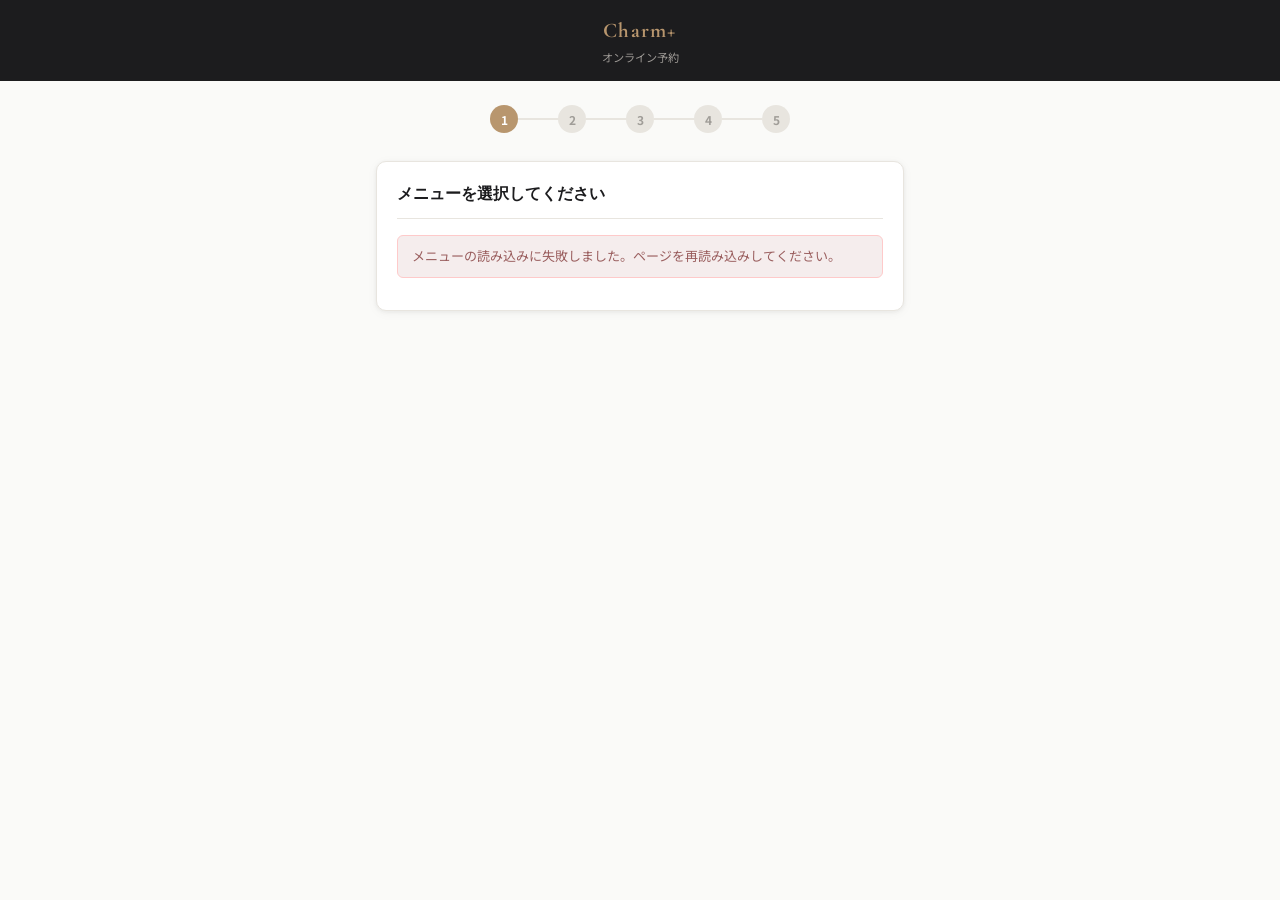
<file: booking.html>
<!DOCTYPE html>
<html lang="ja">
<head>
  <meta charset="UTF-8">
  <meta name="viewport" content="width=device-width, initial-scale=1.0">
  <title>ご予約 - Charm+</title>
  <link rel="preconnect" href="https://fonts.googleapis.com">
  <link rel="preconnect" href="https://fonts.gstatic.com" crossorigin>
  <style>
@import url('https://fonts.googleapis.com/css2?family=Cormorant+Garamond:wght@400;600;700&family=Noto+Sans+JP:wght@400;500;700&display=swap');
*,*::before,*::after{box-sizing:border-box;margin:0;padding:0}
:root{
  --primary:#1C1C1E;--accent:#B8966E;--accent-light:#F5EFE6;--accent-dim:rgba(184,150,110,0.15);
  --income:#6B9E78;--income-light:#EAF3EC;--bg:#FAFAF8;--card-bg:#FFFFFF;
  --border:#E8E5DF;--border-normal:#E0DDD7;--text:#1C1C1E;--text-sub:#6B6862;--text-light:#A09D98;
  --shadow:0 1px 4px rgba(28,28,30,0.06),0 2px 12px rgba(28,28,30,0.04);
  --radius:10px;--radius-sm:6px;
  --font-serif:'Cormorant Garamond',Georgia,serif;
  --font-sans:'Noto Sans JP','Hiragino Sans',sans-serif;
}
body{font-family:var(--font-sans);background:var(--bg);color:var(--text);min-height:100vh;-webkit-font-smoothing:antialiased;font-size:14px;line-height:1.6;}
.header{background:var(--primary);color:#F5EFE6;padding:14px 20px;text-align:center;}
.logo{font-family:var(--font-serif);font-size:1.3rem;font-weight:700;letter-spacing:0.06em;color:var(--accent);}
.subtitle{font-size:0.7rem;color:rgba(245,239,230,0.6);margin-top:2px;}
.container{max-width:560px;margin:0 auto;padding:24px 16px 60px;}

/* ステップインジケーター */
.steps{display:flex;align-items:center;justify-content:center;gap:0;margin-bottom:28px;}
.step-dot{width:28px;height:28px;border-radius:50%;display:flex;align-items:center;justify-content:center;
  font-size:12px;font-weight:700;background:var(--border);color:var(--text-light);transition:all 0.2s;flex-shrink:0;}
.step-dot.active{background:var(--accent);color:white;}
.step-dot.done{background:var(--income);color:white;}
.step-line{flex:1;height:2px;background:var(--border);max-width:40px;}
.step-line.done{background:var(--income);}

/* カード */
.card{background:var(--card-bg);border-radius:var(--radius);border:1px solid var(--border);padding:20px;margin-bottom:16px;box-shadow:var(--shadow);}
.card-title{font-family:var(--font-serif);font-size:1rem;font-weight:700;color:var(--text);margin-bottom:16px;padding-bottom:10px;border-bottom:1px solid var(--border);}

/* メニューカード */
.menu-card{padding:14px 16px;border:1.5px solid var(--border);border-radius:var(--radius-sm);cursor:pointer;
  transition:border-color 0.15s,background 0.15s;margin-bottom:8px;display:flex;align-items:center;gap:12px;}
.menu-card:hover,.menu-card.selected{border-color:var(--accent);background:var(--accent-light);}
.menu-card.selected .menu-name{color:var(--accent);}
.menu-name{font-weight:700;font-size:0.9rem;color:var(--text);flex:1;}
.menu-meta{text-align:right;flex-shrink:0;}
.menu-price{font-family:var(--font-serif);font-size:1rem;font-weight:700;color:var(--accent);}
.menu-duration{font-size:0.72rem;color:var(--text-sub);margin-top:2px;}

/* カレンダー */
.calendar-header{display:flex;align-items:center;justify-content:space-between;margin-bottom:12px;}
.cal-nav{background:none;border:1px solid var(--border);border-radius:var(--radius-sm);padding:6px 12px;cursor:pointer;font-size:13px;color:var(--text);}
.cal-nav:hover{border-color:var(--accent);}
.cal-month{font-family:var(--font-serif);font-size:1rem;font-weight:700;}
.calendar-grid{display:grid;grid-template-columns:repeat(7,1fr);gap:4px;}
.cal-day-label{text-align:center;font-size:11px;color:var(--text-sub);padding:4px 0;font-weight:700;}
.cal-day-label.sun{color:#B07070;}
.cal-day-label.sat{color:#6B9E78;}
.cal-day{text-align:center;padding:8px 4px;border-radius:var(--radius-sm);font-size:13px;cursor:pointer;border:1.5px solid transparent;transition:all 0.15s;}
.cal-day.available:hover{border-color:var(--accent);background:var(--accent-light);}
.cal-day.selected{background:var(--accent);color:white;border-color:var(--accent);}
.cal-day.today{font-weight:700;}
.cal-day.unavailable{color:var(--text-light);cursor:not-allowed;}
.cal-day.closed{color:var(--border);cursor:not-allowed;}
.cal-day.past{color:var(--border);cursor:not-allowed;}
.cal-day.empty{cursor:default;}

/* 時間スロット */
.slots-grid{display:grid;grid-template-columns:repeat(4,1fr);gap:8px;}
.slot-btn{padding:10px 4px;border:1.5px solid var(--border-normal);border-radius:var(--radius-sm);
  background:white;cursor:pointer;font-size:13px;font-weight:600;font-family:var(--font-sans);
  color:var(--text);transition:all 0.15s;text-align:center;}
.slot-btn:hover{border-color:var(--accent);background:var(--accent-light);}
.slot-btn.selected{background:var(--accent);color:white;border-color:var(--accent);}

/* フォーム */
.form-group{display:flex;flex-direction:column;gap:6px;margin-bottom:14px;}
.form-group label{font-size:0.8rem;font-weight:700;color:var(--text);}
.form-group input,.form-group textarea{padding:10px 12px;border:1.5px solid var(--border-normal);
  border-radius:var(--radius-sm);font-size:0.9rem;font-family:var(--font-sans);background:white;
  color:var(--text);width:100%;}
.form-group input:focus,.form-group textarea:focus{outline:none;border-color:var(--accent);box-shadow:0 0 0 3px var(--accent-dim);}
.required{color:#B07070;}

/* 確認画面 */
.confirm-row{display:flex;gap:8px;padding:10px 0;border-bottom:1px solid var(--border);font-size:14px;}
.confirm-label{color:var(--text-sub);width:100px;flex-shrink:0;font-size:13px;}
.confirm-value{font-weight:600;flex:1;}
.confirm-price{font-family:var(--font-serif);font-size:1.2rem;color:var(--accent);}

/* ボタン */
.btn{padding:12px 20px;border:none;border-radius:var(--radius-sm);font-size:0.9rem;font-weight:700;
  font-family:var(--font-sans);cursor:pointer;transition:all 0.15s;display:inline-flex;align-items:center;justify-content:center;gap:6px;}
.btn-primary{background:var(--primary);color:var(--accent);border:1.5px solid transparent;width:100%;}
.btn-primary:hover{background:#2C2C2E;border-color:var(--accent);}
.btn-primary:disabled{opacity:0.5;cursor:not-allowed;}
.btn-secondary{background:white;color:var(--text);border:1.5px solid var(--border-normal);}
.btn-row{display:flex;gap:10px;margin-top:20px;}
.btn-row .btn-secondary{flex:0 0 auto;}
.btn-row .btn-primary{flex:1;}

/* エラー・ローディング */
.error-msg{background:#F5EDED;border:1px solid #FECACA;color:#9A5E5E;border-radius:var(--radius-sm);padding:10px 14px;font-size:13px;margin-bottom:12px;display:none;}
.loading{text-align:center;padding:32px;color:var(--text-sub);font-size:14px;}
.loading-spinner{display:inline-block;width:20px;height:20px;border:2px solid var(--border);border-top-color:var(--accent);border-radius:50%;animation:spin 0.7s linear infinite;margin-right:8px;vertical-align:middle;}
@keyframes spin{to{transform:rotate(360deg)}}

/* 完了画面 */
.complete-icon{font-size:3rem;text-align:center;margin-bottom:16px;}
.complete-title{font-family:var(--font-serif);font-size:1.4rem;font-weight:700;text-align:center;color:var(--income);margin-bottom:8px;}
.complete-text{font-size:14px;color:var(--text-sub);text-align:center;line-height:1.8;}

@media(max-width:400px){.slots-grid{grid-template-columns:repeat(3,1fr)}.btn-row{flex-direction:column}}
  </style>
</head>
<body>

<header class="header">
  <div class="logo">Charm+</div>
  <div class="subtitle">オンライン予約</div>
</header>

<div class="container">

  <!-- ステップインジケーター -->
  <div class="steps" id="stepIndicator">
    <div class="step-dot active" id="step1">1</div>
    <div class="step-line" id="line12"></div>
    <div class="step-dot" id="step2">2</div>
    <div class="step-line" id="line23"></div>
    <div class="step-dot" id="step3">3</div>
    <div class="step-line" id="line34"></div>
    <div class="step-dot" id="step4">4</div>
    <div class="step-line" id="line45"></div>
    <div class="step-dot" id="step5">5</div>
  </div>

  <!-- Step 1: メニュー選択 -->
  <div id="screen-menu">
    <div class="card">
      <div class="card-title">メニューを選択してください</div>
      <div id="menuList"><div class="loading"><span class="loading-spinner"></span>読み込み中...</div></div>
      <div class="error-msg" id="menuError"></div>
    </div>
  </div>

  <!-- Step 2: 日付選択 -->
  <div id="screen-date" style="display:none;">
    <div class="card">
      <div class="card-title">日付を選択してください</div>
      <div class="calendar-header">
        <button class="cal-nav" id="calPrev">◀</button>
        <span class="cal-month" id="calMonth"></span>
        <button class="cal-nav" id="calNext">▶</button>
      </div>
      <div class="calendar-grid" id="calGrid">
        <div class="cal-day-label sun">日</div>
        <div class="cal-day-label mon">月</div>
        <div class="cal-day-label tue">火</div>
        <div class="cal-day-label wed">水</div>
        <div class="cal-day-label thu">木</div>
        <div class="cal-day-label fri">金</div>
        <div class="cal-day-label sat">土</div>
      </div>
    </div>
    <div class="btn-row"><button class="btn btn-secondary" onclick="goStep(1)">← 戻る</button></div>
  </div>

  <!-- Step 3: 時間選択 -->
  <div id="screen-time" style="display:none;">
    <div class="card">
      <div class="card-title" id="timeDateLabel">時間を選択してください</div>
      <div id="slotList"><div class="loading"><span class="loading-spinner"></span>空き状況を確認中...</div></div>
      <div class="error-msg" id="slotError"></div>
    </div>
    <div class="btn-row"><button class="btn btn-secondary" onclick="goStep(2)">← 戻る</button></div>
  </div>

  <!-- Step 4: お客様情報入力 -->
  <div id="screen-info" style="display:none;">
    <div class="card">
      <div class="card-title">お客様情報を入力してください</div>
      <div class="form-group">
        <label>お名前 <span class="required">*</span></label>
        <input type="text" id="inputName" placeholder="例：田中 花子" maxlength="30">
      </div>
      <div class="form-group">
        <label>電話番号 <span class="required">*</span></label>
        <input type="tel" id="inputPhone" placeholder="例：090-1234-5678" maxlength="20">
      </div>
      <div class="form-group">
        <label>メールアドレス <small style="color:var(--text-sub);">（確認メール送付）</small></label>
        <input type="email" id="inputEmail" placeholder="例：hanako@example.com" maxlength="80">
      </div>
      <div class="form-group">
        <label>備考 <small style="color:var(--text-sub);">（アレルギー・ご要望など）</small></label>
        <textarea id="inputNotes" placeholder="ご自由にお書きください" rows="3" maxlength="300" style="resize:vertical;"></textarea>
      </div>
      <div class="error-msg" id="infoError"></div>
    </div>
    <div class="btn-row">
      <button class="btn btn-secondary" onclick="goStep(3)">← 戻る</button>
      <button class="btn btn-primary" onclick="goStep(5)">内容を確認する →</button>
    </div>
  </div>

  <!-- Step 5: 確認画面 -->
  <div id="screen-confirm" style="display:none;">
    <div class="card">
      <div class="card-title">予約内容のご確認</div>
      <div class="confirm-row"><span class="confirm-label">メニュー</span><span class="confirm-value" id="cfMenu"></span></div>
      <div class="confirm-row"><span class="confirm-label">日時</span><span class="confirm-value" id="cfDateTime"></span></div>
      <div class="confirm-row"><span class="confirm-label">施術時間</span><span class="confirm-value" id="cfDuration"></span></div>
      <div class="confirm-row"><span class="confirm-label">金額</span><span class="confirm-value confirm-price" id="cfPrice"></span></div>
      <div class="confirm-row"><span class="confirm-label">お名前</span><span class="confirm-value" id="cfName"></span></div>
      <div class="confirm-row"><span class="confirm-label">電話番号</span><span class="confirm-value" id="cfPhone"></span></div>
      <div class="confirm-row" id="cfEmailRow" style="display:none;"><span class="confirm-label">メール</span><span class="confirm-value" id="cfEmail"></span></div>
      <div class="confirm-row" id="cfNotesRow" style="display:none;"><span class="confirm-label">備考</span><span class="confirm-value" id="cfNotes"></span></div>
    </div>
    <div class="error-msg" id="confirmError"></div>
    <div class="btn-row">
      <button class="btn btn-secondary" onclick="goStep(4)">← 戻る</button>
      <button class="btn btn-primary" id="submitBtn" onclick="submitBooking()">予約を確定する</button>
    </div>
  </div>

  <!-- Step 6: 完了画面 -->
  <div id="screen-complete" style="display:none;">
    <div class="card">
      <div class="complete-icon">✅</div>
      <div class="complete-title">ご予約を受け付けました</div>
      <p class="complete-text">
        ご予約ありがとうございます。<br>
        確認メールをお送りしました。<br><br>
        <span id="completeEmailMsg"></span>
        確定メールが届くまでしばらくお待ちください。<br>
        ご不明な点はお気軽にご連絡ください。
      </p>
    </div>
    <div style="margin-top:16px;text-align:center;">
      <button class="btn btn-secondary" onclick="resetForm()">別の予約をする</button>
    </div>
  </div>

</div>

<script>
// ─── 設定 ──────────────────────────────────────────────────
// GAS デプロイ後にこの URL を書き換えてください
const GAS_URL = 'https://script.google.com/macros/s/AKfycbwPJ4vodIXXLiozy8HnytXyrSh6PpuqvKCUGpFS-I_Jm-e2HdWVtl_UuukUOeFtCwif/exec';

// ─── 状態管理 ──────────────────────────────────────────────
const state = {
  step:         1,
  menus:        [],
  businessHours: null,
  bookingWindowDays: 60,
  selectedMenu: null,
  calYear:      0,
  calMonth:     0,
  selectedDate: '',
  selectedTime: '',
};

// ─── 初期化 ────────────────────────────────────────────────
async function init() {
  const today = new Date();
  state.calYear  = today.getFullYear();
  state.calMonth = today.getMonth();

  try {
    const res  = await fetch(`${GAS_URL}?action=getBookingInfo`);
    const data = await res.json();
    if (data.error) throw new Error(data.error);

    state.menus             = data.menus || [];
    state.businessHours     = data.businessHours;
    state.bookingWindowDays = data.bookingWindowDays || 60;
    renderMenuList();
  } catch (e) {
    showError('menuError', 'メニューの読み込みに失敗しました。ページを再読み込みしてください。');
    document.getElementById('menuList').innerHTML = '';
  }
}

// ─── メニュー一覧 ───────────────────────────────────────────
function renderMenuList() {
  const el = document.getElementById('menuList');
  if (!state.menus.length) {
    el.innerHTML = '<p style="color:var(--text-light);text-align:center;padding:20px;">現在予約可能なメニューがありません</p>';
    return;
  }
  el.innerHTML = state.menus.map(m => `
    <div class="menu-card" data-id="${esc(m.id)}" onclick="selectMenu('${esc(m.id)}')">
      <div>
        <div class="menu-name">${esc(m.name)}</div>
        ${m.description ? `<div style="font-size:12px;color:var(--text-sub);margin-top:3px;">${esc(m.description)}</div>` : ''}
      </div>
      <div class="menu-meta">
        <div class="menu-price">¥${Number(m.price).toLocaleString()}</div>
        <div class="menu-duration">${m.duration || 60}分</div>
      </div>
    </div>`).join('');
}

function selectMenu(id) {
  state.selectedMenu = state.menus.find(m => m.id === id);
  if (!state.selectedMenu) return;
  document.querySelectorAll('.menu-card').forEach(c => {
    c.classList.toggle('selected', c.dataset.id === id);
  });
  setTimeout(() => goStep(2), 200);
}

// ─── カレンダー ─────────────────────────────────────────────
function renderCalendar() {
  const monthNames = ['1月','2月','3月','4月','5月','6月','7月','8月','9月','10月','11月','12月'];
  const dayNames   = ['sun','mon','tue','wed','thu','fri','sat'];

  document.getElementById('calMonth').textContent =
    `${state.calYear}年 ${monthNames[state.calMonth]}`;

  const today      = new Date();
  today.setHours(0,0,0,0);
  const maxDate    = new Date(today);
  maxDate.setDate(maxDate.getDate() + state.bookingWindowDays);

  const firstDay   = new Date(state.calYear, state.calMonth, 1).getDay();
  const daysInMonth = new Date(state.calYear, state.calMonth + 1, 0).getDate();

  const grid = document.getElementById('calGrid');
  // ヘッダー行を残してリセット
  const labels = Array.from(grid.querySelectorAll('.cal-day-label'));
  grid.innerHTML = '';
  labels.forEach(l => grid.appendChild(l));

  // 空白セル
  for (let i = 0; i < firstDay; i++) {
    const el = document.createElement('div');
    el.className = 'cal-day empty';
    grid.appendChild(el);
  }

  for (let d = 1; d <= daysInMonth; d++) {
    const date    = new Date(state.calYear, state.calMonth, d);
    const dateStr = `${state.calYear}-${String(state.calMonth+1).padStart(2,'0')}-${String(d).padStart(2,'0')}`;
    const dow     = dayNames[date.getDay()];
    const el      = document.createElement('div');
    el.textContent = d;

    let cls = 'cal-day';
    if (date < today)    { cls += ' past unavailable'; }
    else if (date > maxDate) { cls += ' past unavailable'; }
    else {
      const dayHours = state.businessHours?.[dow];
      if (!dayHours)   { cls += ' closed unavailable'; }
      else             { cls += ' available'; }
    }
    if (dateStr === state.selectedDate) cls += ' selected';
    if (date.toDateString() === today.toDateString()) cls += ' today';

    el.className = cls;
    if (cls.includes('available')) {
      el.onclick = () => selectDate(dateStr);
    }
    grid.appendChild(el);
  }

  // 前月ボタン
  const prevDate = new Date(state.calYear, state.calMonth - 1, 1);
  document.getElementById('calPrev').disabled = prevDate < today;
}

document.getElementById('calPrev').addEventListener('click', () => {
  if (state.calMonth === 0) { state.calYear--; state.calMonth = 11; }
  else state.calMonth--;
  renderCalendar();
});
document.getElementById('calNext').addEventListener('click', () => {
  if (state.calMonth === 11) { state.calYear++; state.calMonth = 0; }
  else state.calMonth++;
  renderCalendar();
});

function selectDate(dateStr) {
  state.selectedDate = dateStr;
  renderCalendar();
  setTimeout(() => goStep(3), 200);
}

// ─── 時間スロット ───────────────────────────────────────────
async function loadSlots() {
  const el    = document.getElementById('slotList');
  const label = document.getElementById('timeDateLabel');

  const [y, m, d] = state.selectedDate.split('-');
  label.textContent = `${y}年${Number(m)}月${Number(d)}日 の空き時間`;
  el.innerHTML = '<div class="loading"><span class="loading-spinner"></span>空き状況を確認中...</div>';
  hideError('slotError');

  try {
    const res  = await fetch(`${GAS_URL}?action=getAvailableSlots&menuId=${encodeURIComponent(state.selectedMenu.id)}&date=${state.selectedDate}`);
    const data = await res.json();
    if (data.error) throw new Error(data.error);

    const slots = data.slots || [];
    if (!slots.length) {
      el.innerHTML = '<p style="color:var(--text-sub);text-align:center;padding:24px;">この日は空きがありません。<br>別の日をお選びください。</p>';
      return;
    }
    el.innerHTML = `<div class="slots-grid">${slots.map(s => `
      <button class="slot-btn${s === state.selectedTime ? ' selected' : ''}" onclick="selectTime('${s}')">${s}</button>`
    ).join('')}</div>`;
  } catch(e) {
    el.innerHTML = '';
    showError('slotError', '空き状況の取得に失敗しました。もう一度お試しください。');
  }
}

function selectTime(time) {
  state.selectedTime = time;
  document.querySelectorAll('.slot-btn').forEach(b => {
    b.classList.toggle('selected', b.textContent === time);
  });
  setTimeout(() => goStep(4), 200);
}

// ─── 確認画面 ───────────────────────────────────────────────
function fillConfirmation() {
  const [y, m, d] = state.selectedDate.split('-');
  const weekDays  = ['日','月','火','水','木','金','土'];
  const dow       = weekDays[new Date(state.selectedDate + 'T00:00:00').getDay()];

  document.getElementById('cfMenu').textContent     = state.selectedMenu.name;
  document.getElementById('cfDateTime').textContent = `${y}年${Number(m)}月${Number(d)}日（${dow}） ${state.selectedTime}〜`;
  document.getElementById('cfDuration').textContent = `約${state.selectedMenu.duration || 60}分`;
  document.getElementById('cfPrice').textContent    = `¥${Number(state.selectedMenu.price).toLocaleString()}`;
  document.getElementById('cfName').textContent     = document.getElementById('inputName').value;
  document.getElementById('cfPhone').textContent    = document.getElementById('inputPhone').value;

  const email = document.getElementById('inputEmail').value;
  const notes = document.getElementById('inputNotes').value;
  document.getElementById('cfEmailRow').style.display = email ? '' : 'none';
  document.getElementById('cfEmail').textContent       = email;
  document.getElementById('cfNotesRow').style.display  = notes ? '' : 'none';
  document.getElementById('cfNotes').textContent       = notes;
}

// ─── 予約送信 ───────────────────────────────────────────────
async function submitBooking() {
  const btn = document.getElementById('submitBtn');
  btn.disabled = true;
  btn.textContent = '送信中...';
  hideError('confirmError');

  const dateTime = `${state.selectedDate}T${state.selectedTime}:00`;

  try {
    const payload = {
      action: 'createAppointment',
      data: {
        customerName: document.getElementById('inputName').value,
        phone:        document.getElementById('inputPhone').value,
        email:        document.getElementById('inputEmail').value,
        menuId:       state.selectedMenu.id,
        menuName:     state.selectedMenu.name,
        price:        state.selectedMenu.price,
        duration:     state.selectedMenu.duration || 60,
        dateTime,
        notes:        document.getElementById('inputNotes').value,
      }
    };
    const res  = await fetch(GAS_URL, {
      method: 'POST',
      body:   JSON.stringify(payload),
    });
    const data = await res.json();
    if (data.error) throw new Error(data.error);

    // 完了画面
    const email = document.getElementById('inputEmail').value;
    document.getElementById('completeEmailMsg').textContent =
      email ? `確認メールを ${email} にお送りしました。\n` : '';
    goStep(6);
  } catch(e) {
    showError('confirmError', e.message || '予約の送信に失敗しました。もう一度お試しください。');
  } finally {
    btn.disabled = false;
    btn.textContent = '予約を確定する';
  }
}

// ─── ステップ遷移 ────────────────────────────────────────────
function goStep(n) {
  // バリデーション
  if (n === 2 && !state.selectedMenu) return;
  if (n === 3 && !state.selectedDate) return;
  if (n === 4 && !state.selectedTime) return;
  if (n === 5) {
    const name  = document.getElementById('inputName').value.trim();
    const phone = document.getElementById('inputPhone').value.trim();
    if (!name)  { showError('infoError', '⚠️ お名前を入力してください'); return; }
    if (!phone) { showError('infoError', '⚠️ 電話番号を入力してください'); return; }
    hideError('infoError');
    fillConfirmation();
  }

  const screens = ['menu','date','time','info','confirm','complete'];
  screens.forEach((s, i) => {
    document.getElementById(`screen-${s}`).style.display = (i + 1 === n) ? '' : 'none';
  });

  // ステップインジケーター更新
  for (let i = 1; i <= 5; i++) {
    const dot  = document.getElementById(`step${i}`);
    const line = i < 5 ? document.getElementById(`line${i}${i+1}`) : null;
    if (i < n)      { dot.className  = 'step-dot done'; if(line) line.className = 'step-line done'; }
    else if (i === n){ dot.className = 'step-dot active'; }
    else            { dot.className  = 'step-dot'; if(line) line.className = 'step-line'; }
  }
  state.step = n;

  // 各ステップ初期化
  if (n === 2) renderCalendar();
  if (n === 3) loadSlots();

  window.scrollTo({ top: 0, behavior: 'smooth' });
}

function resetForm() {
  state.selectedMenu = null;
  state.selectedDate = '';
  state.selectedTime = '';
  document.getElementById('inputName').value  = '';
  document.getElementById('inputPhone').value = '';
  document.getElementById('inputEmail').value = '';
  document.getElementById('inputNotes').value = '';
  goStep(1);
}

// ─── ユーティリティ ──────────────────────────────────────────
function esc(str) {
  const el = document.createElement('div');
  el.textContent = String(str || '');
  return el.innerHTML;
}
function showError(id, msg) {
  const el = document.getElementById(id);
  if (!el) return;
  el.textContent = msg;
  el.style.display = 'block';
}
function hideError(id) {
  const el = document.getElementById(id);
  if (el) el.style.display = 'none';
}

// ─── 起動 ────────────────────────────────────────────────────
init();
</script>
</body>
</html>
</file>
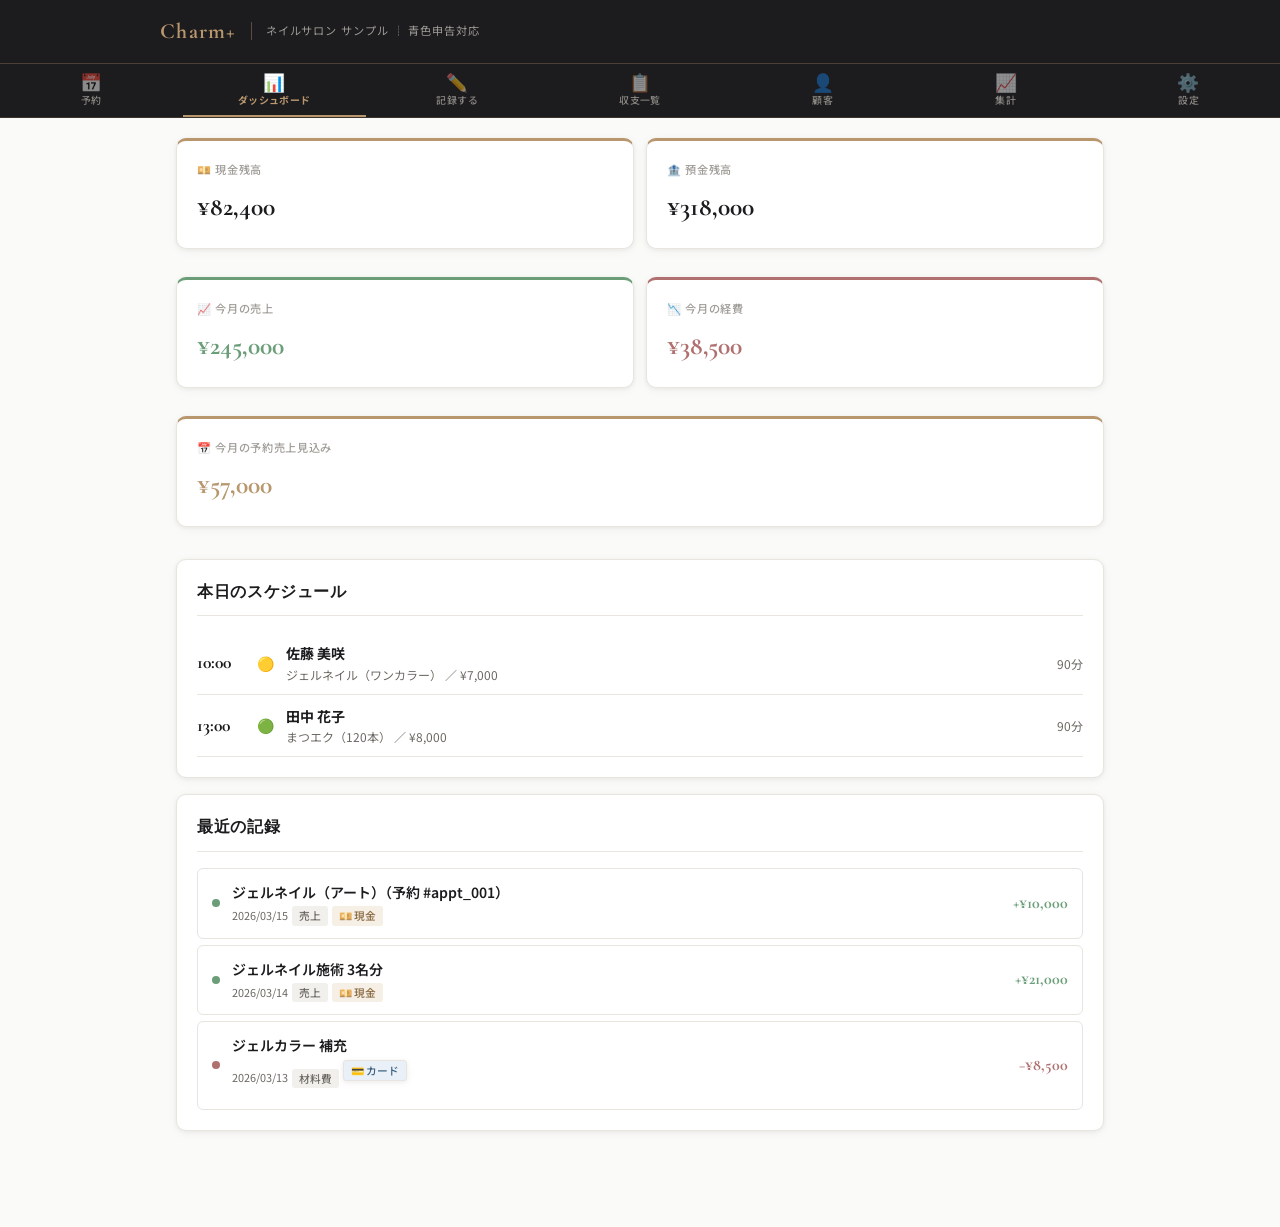
<file: preview.html>
<!DOCTYPE html>
<html lang="ja">
<head>
  <meta charset="UTF-8">
  <meta name="viewport" content="width=device-width, initial-scale=1.0">
  <title>Charm+ プレビュー</title>
  <link rel="preconnect" href="https://fonts.googleapis.com">
  <link rel="preconnect" href="https://fonts.gstatic.com" crossorigin>
  <style>
@import url('https://fonts.googleapis.com/css2?family=Cormorant+Garamond:wght@400;600;700&family=Noto+Sans+JP:wght@400;500;700&display=swap');
*,*::before,*::after{box-sizing:border-box;margin:0;padding:0}
:root{--primary:#1C1C1E;--primary-light:#2C2C2E;--accent:#B8966E;--accent-hover:#A07D58;--accent-light:#F5EFE6;--accent-dim:rgba(184,150,110,0.15);--income:#6B9E78;--income-hover:#5A8867;--income-light:#EAF3EC;--expense:#B07070;--expense-hover:#9A5E5E;--expense-light:#F5EDED;--bg:#FAFAF8;--card-bg:#FFFFFF;--border:#E8E5DF;--border-normal:#E0DDD7;--border-focus:#B8966E;--text:#1C1C1E;--text-sub:#6B6862;--text-light:#A09D98;--shadow:0 1px 4px rgba(28,28,30,0.06),0 2px 12px rgba(28,28,30,0.04);--shadow-hover:0 4px 16px rgba(28,28,30,0.10);--radius:10px;--radius-sm:6px;--radius-xs:4px;--font-serif:'Cormorant Garamond','Noto Serif JP',Georgia,serif;--font-sans:'Noto Sans JP','Hiragino Sans',sans-serif}
body{font-family:var(--font-sans);background:var(--bg);color:var(--text);min-height:100vh;padding-bottom:32px;line-height:1.6;font-size:14px;-webkit-font-smoothing:antialiased}
.header{background:var(--primary);color:#F5EFE6;padding:14px 20px;position:sticky;top:0;z-index:200;box-shadow:0 1px 0 rgba(184,150,110,0.3)}
.header-inner{max-width:960px;margin:0 auto;display:flex;align-items:center;gap:14px}
.logo{font-family:var(--font-serif);font-size:1.35rem;font-weight:700;letter-spacing:0.06em;color:var(--accent)}
.subtitle{font-size:0.7rem;color:rgba(245,239,230,0.6);letter-spacing:0.08em;border-left:1px solid rgba(184,150,110,0.4);padding-left:14px}
.nav{display:flex;background:var(--primary);border-bottom:1px solid rgba(184,150,110,0.2);overflow-x:auto;position:sticky;top:53px;z-index:100;scrollbar-width:none}
.nav::-webkit-scrollbar{display:none}
.nav-btn{flex:1;min-width:62px;display:flex;flex-direction:column;align-items:center;gap:2px;padding:10px 6px 8px;border:none;background:none;cursor:pointer;color:rgba(245,239,230,0.5);font-size:0.62rem;font-family:var(--font-sans);font-weight:500;letter-spacing:0.04em;transition:color 0.2s;border-bottom:2px solid transparent;white-space:nowrap}
.nav-btn .nav-icon{font-size:1.1rem;line-height:1}
.nav-btn.active{color:var(--accent);border-bottom-color:var(--accent);font-weight:700}
.nav-btn:hover:not(.active){color:rgba(245,239,230,0.85)}
.main{max-width:960px;margin:0 auto;padding:20px 16px 48px}
.tab-content{display:none;animation:fadeIn 0.18s ease}
.tab-content.active{display:block}
@keyframes fadeIn{from{opacity:0;transform:translateY(6px)}to{opacity:1;transform:translateY(0)}}
.card{background:var(--card-bg);border-radius:var(--radius);padding:20px;margin-bottom:16px;box-shadow:var(--shadow);border:1px solid var(--border)}
.card-grid{display:grid;grid-template-columns:repeat(2,1fr);gap:12px;margin-bottom:16px}
.income-card{border-top:3px solid var(--income)}
.expense-card{border-top:3px solid var(--expense)}
.balance-card{border-top:3px solid var(--accent)}
.card-label{font-size:0.7rem;color:var(--text-light);margin-bottom:8px;font-weight:500;letter-spacing:0.06em;text-transform:uppercase}
.card-value{font-family:var(--font-serif);font-size:1.6rem;font-weight:700;color:var(--text)}
.income-text{color:var(--income)}
.expense-text{color:var(--expense)}
.section-title{font-family:var(--font-serif);font-size:1rem;font-weight:700;color:var(--text);margin-bottom:16px;padding-bottom:10px;border-bottom:1px solid var(--border);letter-spacing:0.04em}
.transaction-list{display:flex;flex-direction:column;gap:6px}
.transaction-item{display:flex;align-items:center;gap:12px;padding:12px 14px;border-radius:var(--radius-sm);border:1px solid var(--border);background:white;transition:border-color 0.15s,box-shadow 0.15s}
.transaction-item:hover{border-color:var(--accent);box-shadow:0 2px 8px rgba(184,150,110,0.1)}
.transaction-type-dot{width:8px;height:8px;border-radius:50%;flex-shrink:0}
.transaction-type-dot.income{background:var(--income)}
.transaction-type-dot.expense{background:var(--expense)}
.transaction-info{flex:1;min-width:0}
.transaction-desc{font-size:0.875rem;font-weight:600;white-space:nowrap;overflow:hidden;text-overflow:ellipsis;color:var(--text)}
.transaction-meta{font-size:0.68rem;color:var(--text-sub);display:flex;flex-wrap:wrap;gap:4px;margin-top:3px;align-items:center}
.tag{background:#F2F0EC;color:var(--text-sub);padding:1px 7px;border-radius:3px;font-size:0.67rem;font-weight:500}
.tag.cash{background:#F5EFE6;color:#8A6A40}
.tag.card{background:#EAF0F7;color:#3A6080}
.transaction-amount{font-family:var(--font-serif);font-size:1rem;font-weight:700;flex-shrink:0}
.transaction-amount.income{color:var(--income)}
.transaction-amount.expense{color:var(--expense)}
.form-card{max-width:620px;margin-left:auto;margin-right:auto}
.type-toggle{display:flex;gap:8px;margin-bottom:24px}
.type-btn{flex:1;padding:11px 8px;border:1.5px solid var(--border-normal);border-radius:var(--radius-sm);background:white;cursor:pointer;font-size:0.875rem;font-weight:600;font-family:var(--font-sans);transition:all 0.15s;color:var(--text-sub)}
.type-btn.active[data-type="income"]{background:var(--income-light);border-color:var(--income);color:var(--income-hover)}
.type-btn.active[data-type="expense"]{background:var(--expense-light);border-color:var(--expense);color:var(--expense-hover)}
.record-form{display:flex;flex-direction:column;gap:16px}
.form-row{display:grid;grid-template-columns:1fr 1fr;gap:12px}
.form-group{display:flex;flex-direction:column;gap:6px}
.form-group label{font-size:0.8rem;font-weight:700;color:var(--text)}
.form-group input,.form-group select{padding:10px 12px;border:1.5px solid var(--border-normal);border-radius:var(--radius-sm);font-size:0.9rem;font-family:var(--font-sans);background:white;color:var(--text);width:100%;-webkit-appearance:none;appearance:none}
.form-group select{background-image:url("data:image/svg+xml,%3Csvg xmlns='http://www.w3.org/2000/svg' width='12' height='8'%3E%3Cpath d='M1 1l5 5 5-5' stroke='%23A09D98' stroke-width='1.5' fill='none' stroke-linecap='round'/%3E%3C/svg%3E");background-repeat:no-repeat;background-position:right 12px center;padding-right:36px}
.form-group input:focus,.form-group select:focus{outline:none;border-color:var(--border-focus);box-shadow:0 0 0 3px var(--accent-dim)}
.payment-toggle{display:flex;gap:10px}
.payment-option{display:flex;align-items:center;gap:7px;padding:9px 18px;border:1.5px solid var(--border-normal);border-radius:var(--radius-sm);cursor:pointer;font-size:0.875rem;font-weight:500;transition:all 0.15s;color:var(--text-sub)}
.payment-option.selected{border-color:var(--accent);background:var(--accent-light);color:var(--accent-hover);font-weight:700}
.btn{padding:10px 20px;border:none;border-radius:var(--radius-sm);font-size:0.875rem;font-weight:700;font-family:var(--font-sans);cursor:pointer;transition:all 0.15s;display:inline-flex;align-items:center;justify-content:center;gap:6px}
.btn-primary{background:var(--primary);color:var(--accent);border:1.5px solid transparent}
.btn-primary:hover{background:#2C2C2E;border-color:var(--accent)}
.btn-secondary{background:white;color:var(--text);border:1.5px solid var(--border-normal)}
.btn-full{width:100%;padding:13px;font-size:0.95rem}
.filter-bar{display:flex;gap:8px;margin-bottom:16px;flex-wrap:wrap}
.filter-select{padding:8px 10px;border:1.5px solid var(--border-normal);border-radius:var(--radius-sm);font-size:0.8rem;font-family:var(--font-sans);background:white;color:var(--text);flex:1;min-width:120px;background-image:url("data:image/svg+xml,%3Csvg xmlns='http://www.w3.org/2000/svg' width='12' height='8'%3E%3Cpath d='M1 1l5 5 5-5' stroke='%23A09D98' stroke-width='1.5' fill='none' stroke-linecap='round'/%3E%3C/svg%3E");background-repeat:no-repeat;background-position:right 10px center;padding-right:30px;-webkit-appearance:none;appearance:none}
.summary-table{width:100%;border-collapse:collapse;font-size:0.84rem}
.summary-table th{padding:9px 14px;background:var(--bg);color:var(--text-sub);text-align:right;font-weight:700;font-size:0.78rem;border-bottom:2px solid var(--border)}
.summary-table th:first-child{text-align:left}
.summary-table td{padding:9px 14px;border-bottom:1px solid var(--border);text-align:right}
.summary-table td:first-child{text-align:left;font-weight:600}
.summary-table tbody tr:hover td{background:var(--bg)}
.profit-positive{color:var(--income);font-weight:700;font-family:var(--font-serif)}
.profit-negative{color:var(--expense);font-weight:700;font-family:var(--font-serif)}
.appt-action-btn{border:none;border-radius:var(--radius-xs);padding:5px 12px;font-size:12px;cursor:pointer;font-family:var(--font-sans);font-weight:700}
@media(max-width:640px){.subtitle{display:none}.form-row{grid-template-columns:1fr}.main{padding:14px 12px 48px}}
@media(max-width:420px){.card-grid{grid-template-columns:1fr}.type-toggle{flex-direction:column}.payment-toggle{flex-direction:column}.filter-bar{flex-direction:column}}
  </style>
</head>
<body>

<header class="header">
  <div class="header-inner">
    <h1 class="logo">Charm+</h1>
    <span class="subtitle">ネイルサロン サンプル ┊ 青色申告対応</span>
  </div>
</header>

<nav class="nav">
  <button class="nav-btn" data-tab="appointments">
    <span class="nav-icon">📅</span><span>予約</span>
  </button>
  <button class="nav-btn active" data-tab="dashboard">
    <span class="nav-icon">📊</span><span>ダッシュボード</span>
  </button>
  <button class="nav-btn" data-tab="record">
    <span class="nav-icon">✏️</span><span>記録する</span>
  </button>
  <button class="nav-btn" data-tab="list">
    <span class="nav-icon">📋</span><span>収支一覧</span>
  </button>
  <button class="nav-btn" data-tab="customers">
    <span class="nav-icon">👤</span><span>顧客</span>
  </button>
  <button class="nav-btn" data-tab="summary">
    <span class="nav-icon">📈</span><span>集計</span>
  </button>
  <button class="nav-btn" data-tab="settings">
    <span class="nav-icon">⚙️</span><span>設定</span>
  </button>
</nav>

<main class="main">

  <!-- ══ 予約タブ ══ -->
  <section id="tab-appointments" class="tab-content">
    <div class="card">
      <div style="display:flex;align-items:center;gap:10px;margin-bottom:16px;flex-wrap:wrap;">
        <button class="btn btn-secondary" style="padding:7px 12px;font-size:13px;">◀</button>
        <input type="date" value="2026-03-15"
          style="border:1.5px solid var(--border-normal);border-radius:var(--radius-sm);padding:7px 10px;font-size:13px;font-family:var(--font-sans);">
        <button class="btn btn-secondary" style="padding:7px 14px;font-size:13px;">Today</button>
        <button class="btn btn-secondary" style="padding:7px 12px;font-size:13px;">▶</button>
      </div>
      <div style="font-family:var(--font-serif);font-size:0.95rem;font-weight:700;color:var(--text);margin-bottom:12px;padding-bottom:8px;border-bottom:1px solid var(--border);">2026年3月15日（日）の予約 (3件)</div>

      <!-- pending -->
      <div style="background:white;border:1px solid var(--border);border-radius:var(--radius-sm);padding:14px 16px;margin-bottom:10px;">
        <div style="display:flex;align-items:flex-start;gap:12px;flex-wrap:wrap;">
          <div style="font-family:var(--font-serif);font-size:1.3rem;font-weight:700;min-width:52px;">10:00</div>
          <div style="flex:1;min-width:0;">
            <div style="font-weight:700;font-size:14px;">佐藤 美咲</div>
            <div style="font-size:12px;color:var(--text-sub);margin-top:2px;">ジェルネイル（ワンカラー） ／ ¥7,000</div>
            <div style="font-size:12px;color:var(--text-sub);">090-1234-5678</div>
          </div>
          <span style="background:#FEF3C7;padding:3px 10px;border-radius:20px;font-size:12px;font-weight:700;">🟡 未確認</span>
        </div>
        <div style="display:flex;gap:8px;margin-top:10px;">
          <button class="appt-action-btn" style="background:var(--income);color:white;">確定する</button>
          <button class="appt-action-btn" style="background:none;border:1px solid #FECACA;color:#EF4444;">キャンセル</button>
        </div>
      </div>

      <!-- confirmed -->
      <div style="background:white;border:1px solid var(--border);border-radius:var(--radius-sm);padding:14px 16px;margin-bottom:10px;">
        <div style="display:flex;align-items:flex-start;gap:12px;flex-wrap:wrap;">
          <div style="font-family:var(--font-serif);font-size:1.3rem;font-weight:700;min-width:52px;">13:00</div>
          <div style="flex:1;min-width:0;">
            <div style="font-weight:700;font-size:14px;">田中 花子</div>
            <div style="font-size:12px;color:var(--text-sub);margin-top:2px;">まつエク（120本） ／ ¥8,000</div>
            <div style="font-size:12px;color:var(--text-sub);">090-9876-5432</div>
          </div>
          <span style="background:#EAF3EC;padding:3px 10px;border-radius:20px;font-size:12px;font-weight:700;">🟢 確定</span>
        </div>
        <div style="display:flex;gap:8px;margin-top:10px;">
          <button class="appt-action-btn" style="background:var(--primary);color:var(--accent);">完了</button>
          <button class="appt-action-btn" style="background:none;border:1px solid #FECACA;color:#EF4444;">NC</button>
          <button class="appt-action-btn" style="background:none;border:1px solid var(--border-normal);color:var(--text-sub);">取消</button>
        </div>
      </div>

      <!-- completed -->
      <div style="background:#F9F9F8;border:1px solid var(--border);border-radius:var(--radius-sm);padding:14px 16px;margin-bottom:10px;opacity:0.65;">
        <div style="display:flex;align-items:flex-start;gap:12px;flex-wrap:wrap;">
          <div style="font-family:var(--font-serif);font-size:1.3rem;font-weight:700;min-width:52px;">15:30</div>
          <div style="flex:1;min-width:0;">
            <div style="font-weight:700;font-size:14px;">鈴木 彩</div>
            <div style="font-size:12px;color:var(--text-sub);margin-top:2px;">ジェルネイル（アート） ／ ¥10,000</div>
          </div>
          <span style="background:#F0F0F0;padding:3px 10px;border-radius:20px;font-size:12px;font-weight:700;">✅ 完了</span>
        </div>
      </div>
    </div>
  </section>

  <!-- ══ ダッシュボード ══ -->
  <section id="tab-dashboard" class="tab-content active">
    <div class="card-grid">
      <div class="card balance-card">
        <div class="card-label">💴 現金残高</div>
        <div class="card-value">¥82,400</div>
      </div>
      <div class="card balance-card">
        <div class="card-label">🏦 預金残高</div>
        <div class="card-value">¥318,000</div>
      </div>
      <div class="card income-card">
        <div class="card-label">📈 今月の売上</div>
        <div class="card-value income-text">¥245,000</div>
      </div>
      <div class="card expense-card">
        <div class="card-label">📉 今月の経費</div>
        <div class="card-value expense-text">¥38,500</div>
      </div>
      <div class="card balance-card" style="grid-column:span 2">
        <div class="card-label">📅 今月の予約売上見込み</div>
        <div class="card-value" style="color:var(--accent);">¥57,000</div>
      </div>
    </div>

    <!-- 本日のスケジュール -->
    <div class="card">
      <h2 class="section-title">本日のスケジュール</h2>
      <div style="display:flex;align-items:center;gap:12px;padding:10px 0;border-bottom:1px solid var(--border);">
        <span style="font-family:var(--font-serif);font-size:1.1rem;font-weight:700;min-width:48px;">10:00</span>
        <span style="font-size:14px;">🟡</span>
        <div style="flex:1;">
          <div style="font-weight:700;font-size:14px;">佐藤 美咲</div>
          <div style="font-size:12px;color:var(--text-sub);">ジェルネイル（ワンカラー） ／ ¥7,000</div>
        </div>
        <span style="font-size:12px;color:var(--text-sub);">90分</span>
      </div>
      <div style="display:flex;align-items:center;gap:12px;padding:10px 0;border-bottom:1px solid var(--border);">
        <span style="font-family:var(--font-serif);font-size:1.1rem;font-weight:700;min-width:48px;">13:00</span>
        <span style="font-size:14px;">🟢</span>
        <div style="flex:1;">
          <div style="font-weight:700;font-size:14px;">田中 花子</div>
          <div style="font-size:12px;color:var(--text-sub);">まつエク（120本） ／ ¥8,000</div>
        </div>
        <span style="font-size:12px;color:var(--text-sub);">90分</span>
      </div>
    </div>

    <!-- 最近の記録 -->
    <div class="card">
      <h2 class="section-title">最近の記録</h2>
      <div class="transaction-list">
        <div class="transaction-item">
          <div class="transaction-type-dot income"></div>
          <div class="transaction-info">
            <div class="transaction-desc">ジェルネイル（アート）（予約 #appt_001）</div>
            <div class="transaction-meta"><span>2026/03/15</span><span class="tag">売上</span><span class="tag cash">💴 現金</span></div>
          </div>
          <div class="transaction-amount income">+¥10,000</div>
        </div>
        <div class="transaction-item">
          <div class="transaction-type-dot income"></div>
          <div class="transaction-info">
            <div class="transaction-desc">ジェルネイル施術 3名分</div>
            <div class="transaction-meta"><span>2026/03/14</span><span class="tag">売上</span><span class="tag cash">💴 現金</span></div>
          </div>
          <div class="transaction-amount income">+¥21,000</div>
        </div>
        <div class="transaction-item">
          <div class="transaction-type-dot expense"></div>
          <div class="transaction-info">
            <div class="transaction-desc">ジェルカラー 補充</div>
            <div class="transaction-meta"><span>2026/03/13</span><span class="tag">材料費</span><span class="tag card">💳 カード</span></div>
          </div>
          <div class="transaction-amount expense">−¥8,500</div>
        </div>
      </div>
    </div>
  </section>

  <!-- ══ 記録する ══ -->
  <section id="tab-record" class="tab-content">
    <div class="card form-card">
      <h2 class="section-title">収支を記録する</h2>
      <div class="type-toggle">
        <button class="type-btn active" data-type="income">💰 収入（売上）</button>
        <button class="type-btn" data-type="expense">💸 支出（経費）</button>
      </div>
      <div class="record-form">
        <div class="form-row">
          <div class="form-group">
            <label>日付</label>
            <input type="date" value="2026-03-15">
          </div>
          <div class="form-group">
            <label>金額（円）</label>
            <input type="number" id="previewAmount" placeholder="例：5000">
          </div>
        </div>
        <div id="menuSelectRow" class="form-group">
          <label>メニューから選択 <small>（金額・科目を自動入力）</small></label>
          <select id="previewMenu">
            <option value="">-- メニューから選択（省略可） --</option>
            <option value="1" data-price="7000" data-name="ジェルネイル（ワンカラー）">ジェルネイル（ワンカラー）（¥7,000 / 90分）</option>
            <option value="2" data-price="10000" data-name="ジェルネイル（アート）">ジェルネイル（アート）（¥10,000 / 120分）</option>
            <option value="3" data-price="8000" data-name="まつエク（120本）">まつエク（120本）（¥8,000 / 90分）</option>
            <option value="4" data-price="11000" data-name="まつエク（160本）">まつエク（160本）（¥11,000 / 120分）</option>
          </select>
        </div>
        <div class="form-group">
          <label>勘定科目</label>
          <select id="previewCategory"><option>売上</option></select>
        </div>
        <div class="form-group">
          <label>内容・メモ</label>
          <input type="text" id="previewDesc" placeholder="例：ジェルネイル施術 3名分">
        </div>
        <div class="form-group">
          <label>支払い方法</label>
          <div class="payment-toggle">
            <label class="payment-option selected"><input type="radio" name="pm" checked> <span>💴 現金</span></label>
            <label class="payment-option"><input type="radio" name="pm"> <span>💳 カード／振込</span></label>
          </div>
        </div>
        <button class="btn btn-primary btn-full">記録する</button>
      </div>
    </div>
  </section>

  <!-- ══ 収支一覧 ══ -->
  <section id="tab-list" class="tab-content">
    <div class="card">
      <h2 class="section-title">収支一覧</h2>
      <div class="filter-bar">
        <select class="filter-select"><option>全期間</option><option>2026年 3月</option></select>
        <select class="filter-select"><option>収入・支出すべて</option><option>収入のみ</option><option>支出のみ</option></select>
        <select class="filter-select"><option>科目すべて</option><option>売上</option><option>材料費</option></select>
      </div>
      <div class="transaction-list">
        <div class="transaction-item">
          <div class="transaction-type-dot income"></div>
          <div class="transaction-info">
            <div class="transaction-desc">ジェルネイル（アート）（予約 #appt_001）</div>
            <div class="transaction-meta"><span>2026/03/15</span><span class="tag">売上</span><span class="tag cash">💴 現金</span></div>
          </div>
          <div class="transaction-amount income">+¥10,000</div>
          <button style="background:none;border:1px solid var(--border-normal);border-radius:6px;padding:4px 10px;font-size:12px;cursor:pointer;color:var(--text);margin-right:4px;">編集</button>
          <button style="background:none;border:none;color:var(--border-normal);cursor:pointer;font-size:0.85rem;padding:4px 6px;">✕</button>
        </div>
        <div class="transaction-item">
          <div class="transaction-type-dot income"></div>
          <div class="transaction-info">
            <div class="transaction-desc">ジェルネイル施術 3名分</div>
            <div class="transaction-meta"><span>2026/03/14</span><span class="tag">売上</span><span class="tag cash">💴 現金</span></div>
          </div>
          <div class="transaction-amount income">+¥21,000</div>
          <button style="background:none;border:1px solid var(--border-normal);border-radius:6px;padding:4px 10px;font-size:12px;cursor:pointer;color:var(--text);margin-right:4px;">編集</button>
          <button style="background:none;border:none;color:var(--border-normal);cursor:pointer;font-size:0.85rem;padding:4px 6px;">✕</button>
        </div>
        <div class="transaction-item">
          <div class="transaction-type-dot expense"></div>
          <div class="transaction-info">
            <div class="transaction-desc">ジェルカラー 補充</div>
            <div class="transaction-meta"><span>2026/03/13</span><span class="tag">材料費</span><span class="tag card">💳 カード</span></div>
          </div>
          <div class="transaction-amount expense">−¥8,500</div>
          <button style="background:none;border:1px solid var(--border-normal);border-radius:6px;padding:4px 10px;font-size:12px;cursor:pointer;color:var(--text);margin-right:4px;">編集</button>
          <button style="background:none;border:none;color:var(--border-normal);cursor:pointer;font-size:0.85rem;padding:4px 6px;">✕</button>
        </div>
      </div>
    </div>
  </section>

  <!-- ══ 顧客タブ ══ -->
  <section id="tab-customers" class="tab-content">
    <div class="card">
      <div style="display:flex;gap:10px;margin-bottom:16px;flex-wrap:wrap;align-items:center;">
        <input type="text" placeholder="名前・フリガナ・電話番号で検索"
          style="flex:1;min-width:200px;border:1.5px solid var(--border-normal);border-radius:var(--radius-sm);padding:9px 12px;font-size:13px;font-family:var(--font-sans);">
        <button class="btn btn-primary" style="font-size:13px;white-space:nowrap;">＋ 新規登録</button>
      </div>

      <!-- 顧客カード -->
      <div style="display:flex;align-items:center;gap:14px;padding:14px 16px;background:white;border:1px solid var(--border);border-radius:var(--radius-sm);margin-bottom:8px;cursor:pointer;">
        <div style="width:40px;height:40px;border-radius:50%;background:var(--accent-dim);display:flex;align-items:center;justify-content:center;font-family:var(--font-serif);font-size:1.1rem;color:var(--accent);font-weight:700;flex-shrink:0;">田</div>
        <div style="flex:1;min-width:0;">
          <div style="font-size:0.9rem;font-weight:700;">田中 花子</div>
          <div style="font-size:0.72rem;color:var(--text-sub);">タナカ ハナコ</div>
          <div style="font-size:0.72rem;color:var(--text-sub);margin-top:2px;">090-9876-5432</div>
        </div>
        <div style="text-align:right;font-size:0.72rem;color:var(--text-sub);flex-shrink:0;">
          最終来店<br><span style="color:var(--text);font-weight:600;">2026-03-13</span>
          <br><span style="margin-top:4px;display:inline-block;">来店 <strong>8</strong> 回</span>
        </div>
        <div style="flex-shrink:0;display:flex;flex-direction:column;gap:4px;">
          <button style="background:none;border:1px solid var(--border-normal);border-radius:var(--radius-xs);padding:3px 10px;font-size:11px;cursor:pointer;color:var(--text);">編集</button>
          <button style="background:none;border:1px solid #FECACA;border-radius:var(--radius-xs);padding:3px 10px;font-size:11px;cursor:pointer;color:#EF4444;">削除</button>
        </div>
      </div>

      <div style="display:flex;align-items:center;gap:14px;padding:14px 16px;background:white;border:1px solid var(--border);border-radius:var(--radius-sm);margin-bottom:8px;cursor:pointer;">
        <div style="width:40px;height:40px;border-radius:50%;background:var(--accent-dim);display:flex;align-items:center;justify-content:center;font-family:var(--font-serif);font-size:1.1rem;color:var(--accent);font-weight:700;flex-shrink:0;">佐</div>
        <div style="flex:1;min-width:0;">
          <div style="font-size:0.9rem;font-weight:700;">佐藤 美咲</div>
          <div style="font-size:0.72rem;color:var(--text-sub);">サトウ ミサキ</div>
          <div style="font-size:0.72rem;color:var(--text-sub);margin-top:2px;">090-1234-5678</div>
        </div>
        <div style="text-align:right;font-size:0.72rem;color:var(--text-sub);flex-shrink:0;">
          最終来店<br><span style="color:var(--text);font-weight:600;">2026-02-22</span>
          <br><span style="margin-top:4px;display:inline-block;">来店 <strong>3</strong> 回</span>
        </div>
        <div style="flex-shrink:0;display:flex;flex-direction:column;gap:4px;">
          <button style="background:none;border:1px solid var(--border-normal);border-radius:var(--radius-xs);padding:3px 10px;font-size:11px;cursor:pointer;color:var(--text);">編集</button>
          <button style="background:none;border:1px solid #FECACA;border-radius:var(--radius-xs);padding:3px 10px;font-size:11px;cursor:pointer;color:#EF4444;">削除</button>
        </div>
      </div>

      <div style="display:flex;align-items:center;gap:14px;padding:14px 16px;background:white;border:1px solid var(--border);border-radius:var(--radius-sm);margin-bottom:8px;cursor:pointer;">
        <div style="width:40px;height:40px;border-radius:50%;background:var(--accent-dim);display:flex;align-items:center;justify-content:center;font-family:var(--font-serif);font-size:1.1rem;color:var(--accent);font-weight:700;flex-shrink:0;">鈴</div>
        <div style="flex:1;min-width:0;">
          <div style="font-size:0.9rem;font-weight:700;">鈴木 彩</div>
          <div style="font-size:0.72rem;color:var(--text-sub);">スズキ アヤ</div>
          <div style="font-size:0.72rem;color:var(--text-sub);margin-top:2px;">090-5555-1111</div>
        </div>
        <div style="text-align:right;font-size:0.72rem;color:var(--text-sub);flex-shrink:0;">
          <span style="color:var(--text-light);">未来店</span>
          <br><span style="margin-top:4px;display:inline-block;">来店 <strong>0</strong> 回</span>
        </div>
        <div style="flex-shrink:0;display:flex;flex-direction:column;gap:4px;">
          <button style="background:none;border:1px solid var(--border-normal);border-radius:var(--radius-xs);padding:3px 10px;font-size:11px;cursor:pointer;color:var(--text);">編集</button>
          <button style="background:none;border:1px solid #FECACA;border-radius:var(--radius-xs);padding:3px 10px;font-size:11px;cursor:pointer;color:#EF4444;">削除</button>
        </div>
      </div>
    </div>
  </section>

  <!-- ══ 集計 ══ -->
  <section id="tab-summary" class="tab-content">
    <div class="card-grid">
      <div class="card income-card">
        <div class="card-label">年間売上合計</div>
        <div class="card-value income-text">¥2,940,000</div>
      </div>
      <div class="card expense-card">
        <div class="card-label">年間経費合計</div>
        <div class="card-value expense-text">¥462,000</div>
      </div>
      <div class="card" style="grid-column:span 2">
        <div class="card-label">所得（売上－経費）</div>
        <div class="card-value profit-positive">¥2,478,000</div>
      </div>
    </div>
    <div class="card">
      <h2 class="section-title">月別 収支一覧</h2>
      <table class="summary-table">
        <thead><tr><th>月</th><th>売上</th><th>経費</th><th>差引</th></tr></thead>
        <tbody>
          <tr><td>1月</td><td>¥245,000</td><td>¥38,500</td><td class="profit-positive">+¥206,500</td></tr>
          <tr><td>2月</td><td>¥210,000</td><td>¥42,000</td><td class="profit-positive">+¥168,000</td></tr>
          <tr><td>3月</td><td>¥245,000</td><td>¥38,500</td><td class="profit-positive">+¥206,500</td></tr>
        </tbody>
      </table>
    </div>
  </section>

  <!-- ══ 設定 ══ -->
  <section id="tab-settings" class="tab-content">
    <div class="card form-card">
      <h2 class="section-title">初期設定</h2>
      <div class="record-form">
        <div class="form-group">
          <label>屋号・お店の名前</label>
          <input type="text" value="ネイルサロン サンプル">
        </div>
        <div class="form-row">
          <div class="form-group">
            <label>現金の初期残高（円）</label>
            <input type="number" value="50000">
          </div>
          <div class="form-group">
            <label>預金の初期残高（円）</label>
            <input type="number" value="300000">
          </div>
        </div>
        <button class="btn btn-primary btn-full">保存する</button>
      </div>
    </div>

    <!-- 営業時間 -->
    <div class="card form-card" style="margin-top:16px;">
      <h2 class="section-title">営業時間・予約設定</h2>
      <p style="font-size:12px;color:var(--text-sub);margin-bottom:14px;">予約フォームの空き枠計算に使用します</p>
      <div style="display:flex;align-items:center;gap:10px;padding:8px 0;border-bottom:1px solid var(--border);">
        <span style="width:20px;font-weight:700;font-size:13px;text-align:center;">月</span>
        <input type="time" value="10:00" style="border:1.5px solid var(--border-normal);border-radius:var(--radius-sm);padding:6px 8px;font-size:13px;width:80px;">
        <span style="font-size:12px;color:var(--text-sub);">〜</span>
        <input type="time" value="19:00" style="border:1.5px solid var(--border-normal);border-radius:var(--radius-sm);padding:6px 8px;font-size:13px;width:80px;">
      </div>
      <div style="display:flex;align-items:center;gap:10px;padding:8px 0;border-bottom:1px solid var(--border);">
        <span style="width:20px;font-weight:700;font-size:13px;text-align:center;">水</span>
        <label style="display:flex;align-items:center;gap:5px;font-size:13px;color:var(--text-sub);">
          <input type="checkbox" checked style="width:15px;height:15px;accent-color:var(--accent);"> 定休日
        </label>
        <span style="font-size:12px;color:var(--text-light);">定休日</span>
      </div>
      <div style="display:flex;align-items:center;gap:10px;margin-top:16px;">
        <label style="font-size:13px;font-weight:700;white-space:nowrap;">予約受付日数</label>
        <input type="number" value="60" style="border:1.5px solid var(--border-normal);border-radius:var(--radius-sm);padding:6px 8px;font-size:13px;width:70px;">
        <span style="font-size:12px;color:var(--text-sub);">日先まで</span>
      </div>
      <button class="btn btn-primary" style="margin-top:14px;">保存する</button>
    </div>

    <!-- メニュー管理 -->
    <div class="card form-card" style="margin-top:16px;">
      <h2 class="section-title">メニュー管理</h2>
      <div>
        <div style="display:grid;grid-template-columns:1fr 90px 90px auto;gap:8px;align-items:center;padding:6px 0;border-bottom:1px solid var(--border);">
          <span style="font-size:13px;">ジェルネイル（ワンカラー）</span>
          <span style="font-size:13px;font-family:var(--font-serif);color:var(--accent);text-align:right;">¥7,000</span>
          <span style="font-size:12px;color:var(--text-sub);text-align:right;">90分</span>
          <button style="background:none;border:1px solid #FECACA;border-radius:6px;padding:2px 8px;font-size:11px;cursor:pointer;color:#EF4444;">削除</button>
        </div>
        <div style="display:grid;grid-template-columns:1fr 90px 90px auto;gap:8px;align-items:center;padding:6px 0;border-bottom:1px solid var(--border);">
          <span style="font-size:13px;">まつエク（120本）</span>
          <span style="font-size:13px;font-family:var(--font-serif);color:var(--accent);text-align:right;">¥8,000</span>
          <span style="font-size:12px;color:var(--text-sub);text-align:right;">90分</span>
          <button style="background:none;border:1px solid #FECACA;border-radius:6px;padding:2px 8px;font-size:11px;cursor:pointer;color:#EF4444;">削除</button>
        </div>
      </div>
      <div style="display:grid;grid-template-columns:1fr 90px 90px auto;gap:8px;margin-top:12px;align-items:center;">
        <input type="text" placeholder="メニュー名" style="border:1.5px solid var(--border-normal);border-radius:var(--radius-sm);padding:8px 10px;font-size:13px;font-family:var(--font-sans);">
        <input type="number" placeholder="金額" style="border:1.5px solid var(--border-normal);border-radius:var(--radius-sm);padding:8px 10px;font-size:13px;font-family:var(--font-sans);">
        <input type="number" placeholder="分" style="border:1.5px solid var(--border-normal);border-radius:var(--radius-sm);padding:8px 10px;font-size:13px;font-family:var(--font-sans);">
        <button class="btn btn-primary" style="font-size:13px;padding:8px 14px;white-space:nowrap;">追加</button>
      </div>
    </div>

    <!-- QRコード -->
    <div class="card form-card" style="margin-top:16px;">
      <h2 class="section-title">予約フォーム QRコード</h2>
      <p style="font-size:12px;color:var(--text-sub);margin-bottom:14px;">booking.html のURLを入力してショップカード用QRコードを生成します</p>
      <div style="display:flex;gap:8px;align-items:center;flex-wrap:wrap;">
        <input type="url" placeholder="https://example.com/booking.html"
          style="flex:1;min-width:200px;border:1.5px solid var(--border-normal);border-radius:var(--radius-sm);padding:8px 12px;font-size:13px;font-family:var(--font-sans);">
        <button class="btn btn-primary">QR生成</button>
        <button class="btn btn-secondary" style="border:1.5px solid var(--border-normal);background:none;color:var(--text);">URLコピー</button>
      </div>
      <div style="margin-top:16px;text-align:center;padding:24px;border:2px dashed var(--border);border-radius:var(--radius-sm);color:var(--text-light);font-size:13px;">
        URLを入力してQR生成をクリック
      </div>
    </div>

    <!-- データ保護・バックアップ -->
    <div class="card" style="margin-top:16px;">
      <h2 class="section-title">データ保護・バックアップ</h2>
      <p style="font-size:13px;color:var(--text-sub);margin-bottom:16px;line-height:1.6">
        スプレッドシートの直接編集ロックと、Driveへの自動バックアップを管理します。
      </p>

      <!-- シート保護 -->
      <div style="border:1px solid var(--border);border-radius:8px;padding:14px;margin-bottom:12px;">
        <div style="display:flex;justify-content:space-between;align-items:center;margin-bottom:8px;">
          <div style="font-weight:600;font-size:14px;">シート保護</div>
          <span style="font-size:12px;padding:2px 8px;border-radius:4px;background:#DEF7EC;color:#03543F;">有効</span>
        </div>
        <p style="font-size:12px;color:var(--text-sub);margin-bottom:10px;">
          スプレッドシート上での直接編集を防止します。アプリ経由の操作のみ許可されます。
        </p>
        <button class="btn btn-secondary" style="width:100%;font-size:13px;">保護を再適用する</button>
      </div>

      <!-- 自動バックアップ -->
      <div style="border:1px solid var(--border);border-radius:8px;padding:14px;margin-bottom:12px;">
        <div style="display:flex;justify-content:space-between;align-items:center;margin-bottom:8px;">
          <div style="font-weight:600;font-size:14px;">自動バックアップ</div>
          <span style="font-size:12px;padding:2px 8px;border-radius:4px;background:#DEF7EC;color:#03543F;">有効（毎日3:00）</span>
        </div>

        <div style="margin-bottom:10px;">
          <label style="font-size:12px;color:var(--text-sub);display:block;margin-bottom:4px;">バックアップ先フォルダ</label>
          <input type="text" value="charm+ バックアップ"
            style="width:100%;border:1.5px solid var(--border-normal);border-radius:var(--radius-sm);padding:6px 10px;font-size:13px;font-family:var(--font-sans);box-sizing:border-box;">
          <p style="font-size:11px;color:var(--text-light);margin-top:4px;">
            Google Driveのルートからのパス（例: サロン/バックアップ）
          </p>
        </div>

        <div style="margin-bottom:10px;">
          <label style="font-size:12px;color:var(--text-sub);display:block;margin-bottom:4px;">保持世代数</label>
          <input type="number" value="30" min="1" max="365"
            style="width:80px;border:1.5px solid var(--border-normal);border-radius:var(--radius-sm);padding:6px 10px;font-size:13px;font-family:var(--font-sans);">
          <span style="font-size:12px;color:var(--text-sub);margin-left:4px;">件（古いバックアップは自動削除）</span>
        </div>

        <div style="display:flex;gap:8px;margin-bottom:10px;">
          <button class="btn" style="flex:1;font-size:13px;background:#B07070;color:white;border:none;padding:8px 16px;border-radius:var(--radius-sm);cursor:pointer;">自動バックアップを停止</button>
          <button class="btn btn-secondary" style="font-size:13px;">設定保存</button>
        </div>

        <!-- ステータス表示 -->
        <div style="background:var(--bg);border-radius:6px;padding:10px;font-size:12px;color:var(--text-sub);">
          <div style="display:flex;justify-content:space-between;margin-bottom:4px;">
            <span>最終バックアップ:</span>
            <span style="font-weight:500;color:var(--text);">2026/03/16 03:00</span>
          </div>
          <div style="display:flex;justify-content:space-between;margin-bottom:4px;">
            <span>バックアップ数:</span>
            <span style="font-weight:500;color:var(--text);">12 件</span>
          </div>
          <div style="margin-top:6px;"><a href="#" style="color:var(--accent);font-size:12px;text-decoration:underline;">Driveのバックアップフォルダを開く ↗</a></div>
        </div>
      </div>

      <!-- 手動バックアップ -->
      <button class="btn btn-secondary" style="width:100%;font-size:13px;">今すぐバックアップを作成する</button>
    </div>

    <div class="card" style="border:1px solid #E8D8D8;margin-top:16px;">
      <h2 class="section-title">データ管理</h2>
      <p style="font-size:0.8rem;color:#9A5E5E;background:#F5EDED;padding:8px 12px;border-radius:6px;margin-bottom:12px;">⚠️ 以下の操作は元に戻せません</p>
      <button class="btn btn-secondary">📥 データをバックアップ（JSON）</button>
    </div>
  </section>

</main>

<script>
  document.querySelectorAll('.nav-btn').forEach(btn => {
    btn.addEventListener('click', () => {
      document.querySelectorAll('.nav-btn').forEach(b => b.classList.remove('active'));
      document.querySelectorAll('.tab-content').forEach(s => s.classList.remove('active'));
      btn.classList.add('active');
      document.getElementById('tab-' + btn.dataset.tab).classList.add('active');
    });
  });

  document.querySelectorAll('.type-btn').forEach(btn => {
    btn.addEventListener('click', () => {
      document.querySelectorAll('.type-btn').forEach(b => b.classList.remove('active'));
      btn.classList.add('active');
      const isIncome = btn.dataset.type === 'income';
      document.getElementById('menuSelectRow').style.display = isIncome ? 'flex' : 'none';
    });
  });

  document.querySelectorAll('.payment-option').forEach(opt => {
    opt.addEventListener('click', () => {
      document.querySelectorAll('.payment-option').forEach(o => o.classList.remove('selected'));
      opt.classList.add('selected');
    });
  });

  document.getElementById('previewMenu').addEventListener('change', function() {
    const opt = this.options[this.selectedIndex];
    if (!opt.value) return;
    document.getElementById('previewAmount').value = opt.dataset.price;
    document.getElementById('previewDesc').value   = opt.dataset.name;
  });
</script>
</body>
</html>
</file>
